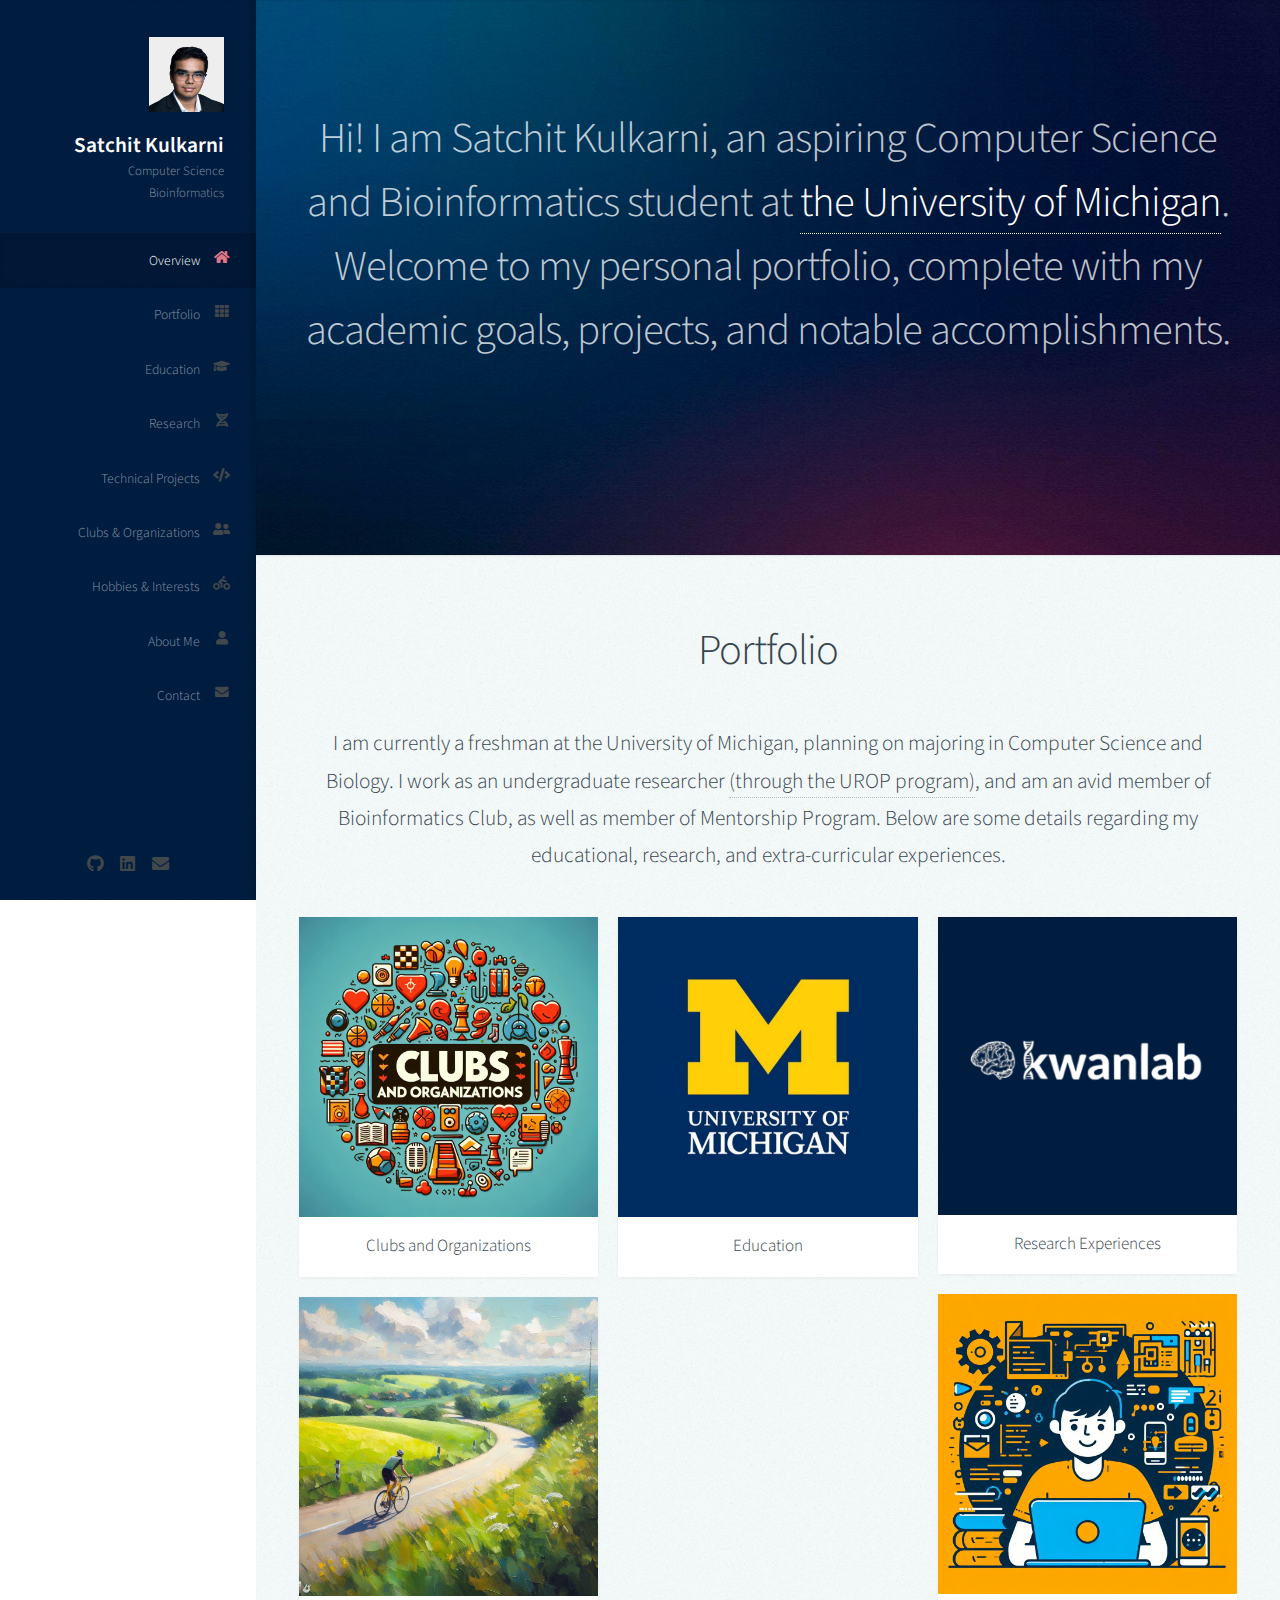
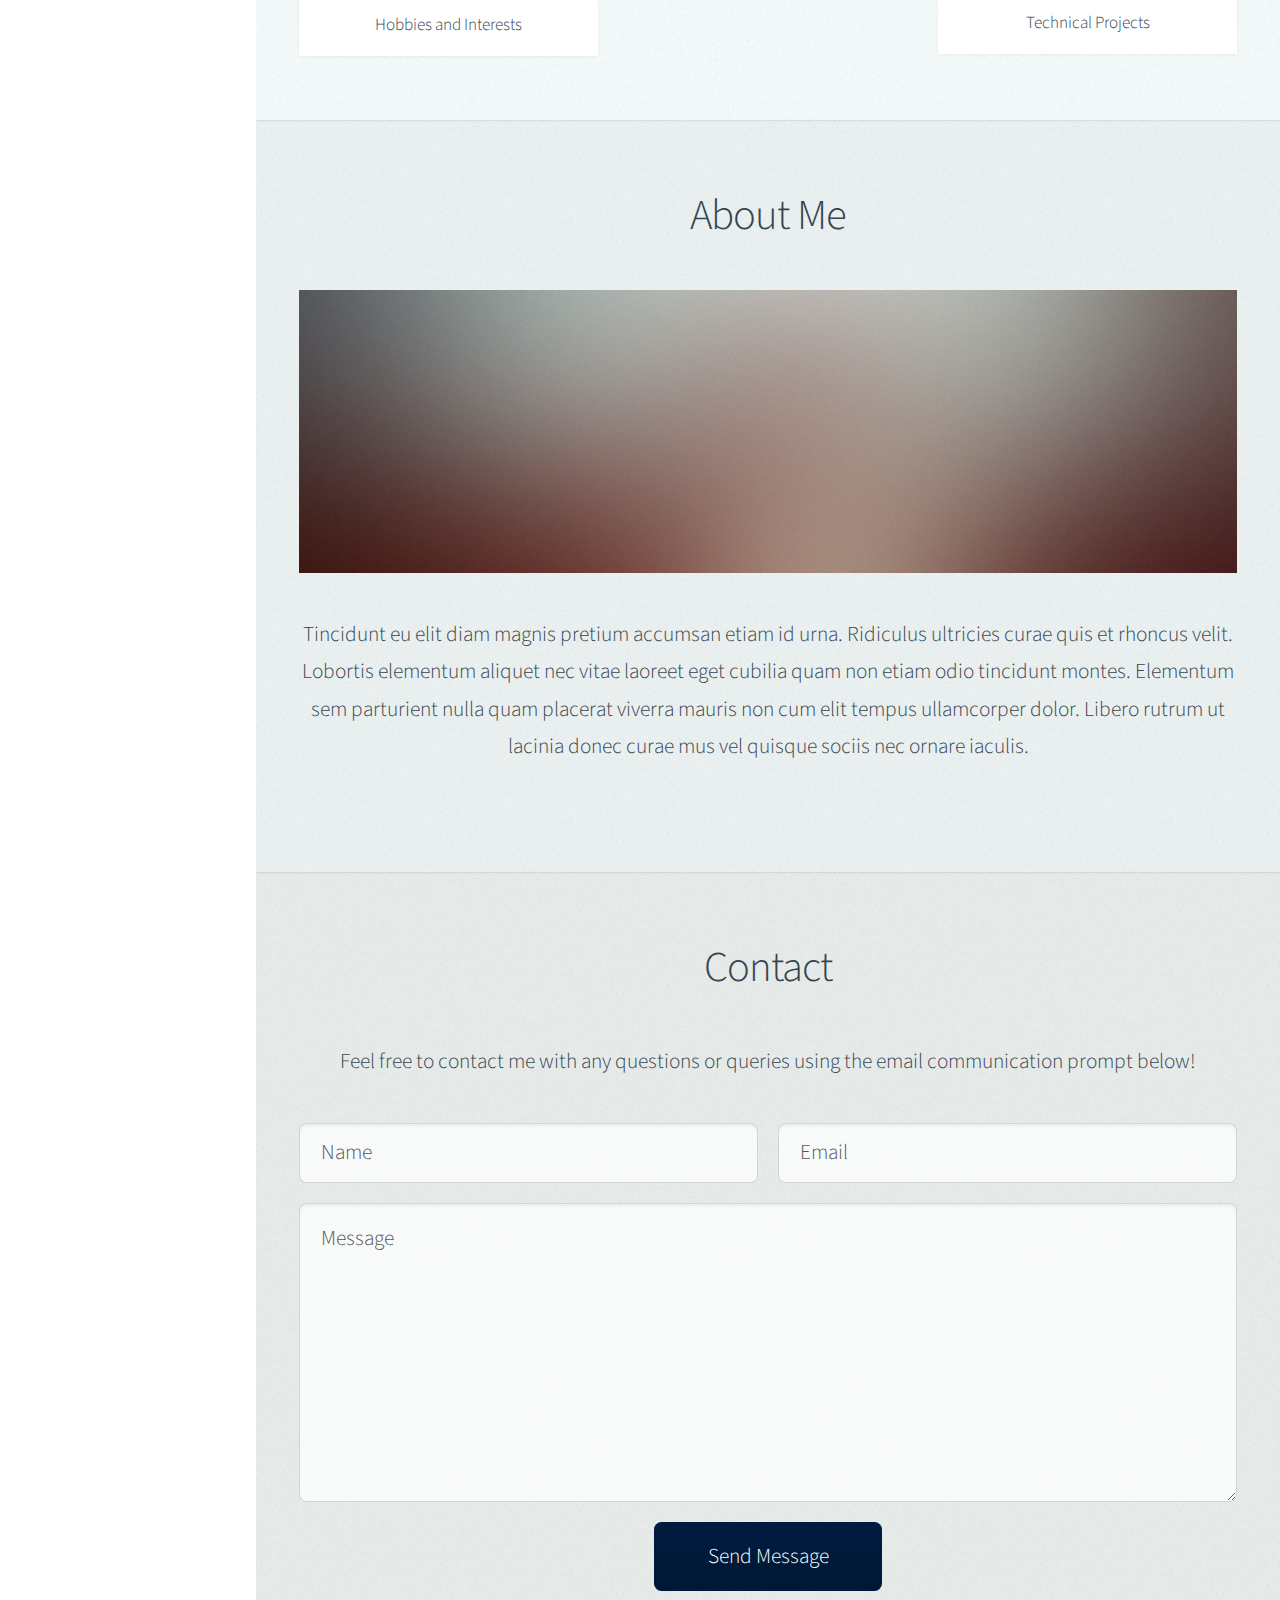
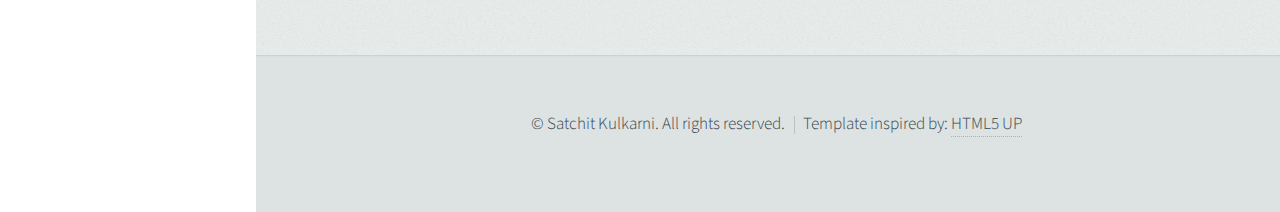
<file: index.html>
<!DOCTYPE HTML>
<!--
	Prologue by HTML5 UP
	html5up.net | @ajlkn
	Free for personal and commercial use under the CCA 3.0 license (html5up.net/license)
-->
<html>
	<head>
		<title>Satchit Kulkarni</title>
		<meta charset="utf-8" />
		<meta name="viewport" content="width=device-width, initial-scale=1, user-scalable=no" >
		<link rel="stylesheet" href="assets/css/main.css" >
	</head>
	<body class="is-preload">

		<!-- Header -->
			<div id="header">

				<div class="top">

					<!-- Logo -->
						<div id="logo">
							<span class="image avatar48"><img src="images/avatar.png" alt="" /></span>
							<h1 id="title">Satchit Kulkarni</h1>
							<p>Computer Science</p>
							<p>Bioinformatics</p>
						</div>

					<!-- Nav -->
						<nav id="nav">
							<ul>
								<li><a href="#top" id="top-link"><span class="icon solid fa-home">Overview</span></a></li>
								<li><a href="#portfolio" id="portfolio-link"><span class="icon solid fa-th">Portfolio</span></a></li>
								<li class="subnav"><a href="portfolio/education.html" id="education-link"><span class="icon solid fa-graduation-cap">Education</span></a></li>
								<li class="subnav"><a href="#research" id="research-link"><span class="icon solid fa-dna">Research</span></a></li>
								<li class="subnav"><a href="#projects" id="projects-link"><span class="icon solid fa-code">Technical Projects</span></a></li>
								<li class="subnav"><a href="#clubsorgs" id="clubsorgs-link"><span class="icon solid fa-user-group">Clubs & Organizations</span></a></li>
								<li class="subnav"><a href="#hobbies" id="hobbies-link"><span class="icon solid fa-person-biking">Hobbies & Interests</span></a></li>
								<li><a href="#about" id="about-link"><span class="icon solid fa-user">About Me</span></a></li>
								<li><a href="#contact" id="contact-link"><span class="icon solid fa-envelope">Contact</span></a></li>
							</ul>
						</nav>

				</div>

				<div class="bottom">

					<!-- Social Icons -->
						<ul class="icons">
							<li><a href="https://github.com/SatchitK" class="icon brands fa-github"><span class="label">Github</span></a></li>
							<li><a href="https://www.linkedin.com/in/satchitk/" class="icon brands fa-linkedin"><span class="label">Linkedin</span></a></li>
							<li><a href="mailto:satchit.pk@gmail.com" class="icon solid fa-envelope"><span class="label">Email</span></a></li>
						</ul>

				</div>

			</div>

		<!-- Main -->
			<div id="main">

				<!-- Intro -->
					<section id="top" class="one dark cover">
						<div class="container">

							<header>
								<h2 class="alt">Hi! I am Satchit Kulkarni</strong>, an aspiring Computer Science and Bioinformatics student at 
									 <a href="https://umich.edu/">the University of Michigan</a>.</a>
								<p>Welcome to my personal portfolio, complete with my academic goals, projects, and notable accomplishments. </p>
							</header>

							<!-- <footer>
								<a href="#portfolio" class="button scrolly">Portfolio</a>
							</footer> -->

						</div>
					</section>

				<!-- Portfolio -->
					<section id="portfolio" class="two">
						<div class="container">

							<header>
								<h2>Portfolio</h2>
							</header>

							<p>I am currently a freshman at the University of Michigan, planning on majoring in Computer Science and Biology. I work as an 
								undergraduate researcher <a href="https://lsa.umich.edu/urop">(through the UROP program)</a>, and am an avid member of Bioinformatics Club, 
								as well as member of Mentorship Program. Below are some details regarding my educational, research, and extra-curricular experiences.
							</p>

							<div class="row">
								<div class="col-4 col-12-mobile">
									<article class="item">
										<a href="#" class="image fit"><img src="images/clubs_orgs_logo.jpeg" alt="" /></a>
										<header>
											<h3>Clubs and Organizations</h3>
										</header>
									</article>
									<article class="item">
										<a href="#" class="image fit"><img src="images/hobbies_interests.jpeg" alt="" /></a>
										<header>
											<h3>Hobbies and Interests</h3>
										</header>
									</article>
								</div>
								<div class="col-4 col-12-mobile">
									<article class="item">
										<a href="portfolio/education.html" class="image fit"><img src="images/umich_logo.jpg" alt="" /><header>
											<h3>Education</h3>
										</header></a>
										
									</article>
									<!-- <article class="item">
										<a href="#" class="image fit"><img src="images/pic05.jpg" alt="" /></a>
										<header>
											<h3></h3>
										</header>
									</article> -->
								</div>
								<div class="col-4 col-12-mobile">
									<article class="item">
										<a href="#" class="image fit"><img src="images/kwanlab_logo.png" alt="" /></a>
										<header>
											<h3>Research Experiences</h3>
										</header>
									</article>
									<article class="item">
										<a href="#" class="image fit"><img src="images/technical_projects.jpeg" alt="" /></a>
										<header>
											<h3>Technical Projects</h3>
										</header>
									</article>
								</div>
							</div>

						</div>
					</section>

				<!-- About Me -->
					<section id="about" class="three">
						<div class="container">

							<header>
								<h2>About Me</h2>
							</header>

							<a href="#" class="image featured"><img src="images/pic08.jpg" alt="" /></a>

							<p>Tincidunt eu elit diam magnis pretium accumsan etiam id urna. Ridiculus
							ultricies curae quis et rhoncus velit. Lobortis elementum aliquet nec vitae
							laoreet eget cubilia quam non etiam odio tincidunt montes. Elementum sem
							parturient nulla quam placerat viverra mauris non cum elit tempus ullamcorper
							dolor. Libero rutrum ut lacinia donec curae mus vel quisque sociis nec
							ornare iaculis.</p>

						</div>
					</section>

				<!-- Contact -->
					<section id="contact" class="four">
						<div class="container">

							<header>
								<h2>Contact</h2>
							</header>

							<p>Feel free to contact me with any questions or queries using the email communication
								prompt below!
							</p>

							<form action="https://formsubmit.co/satchit.pk@gmail.com" method="POST">
								<div class="row">
									<div class="col-6 col-12-mobile"><input type="text" name="name" placeholder="Name" /></div>
									<div class="col-6 col-12-mobile"><input type="text" name="email" placeholder="Email" /></div>
									<div class="col-12">
										<textarea name="message" placeholder="Message"></textarea>
									</div>
									<div class="col-12">
										<input type="submit" value="Send Message" />
									</div>
								</div>
							</form>

						</div>
					</section>

			</div>

		<!-- Footer -->
			<div id="footer">

				<!-- Copyright -->
					<ul class="copyright">
						<li>&copy; Satchit Kulkarni. All rights reserved.</li><li>Template inspired by: <a href="http://html5up.net">HTML5 UP</a></li>
					</ul>

			</div>

		<!-- Scripts -->
			<script src="assets/js/jquery.min.js"></script>
			<script src="assets/js/jquery.scrolly.min.js"></script>
			<script src="assets/js/jquery.scrollex.min.js"></script>
			<script src="assets/js/browser.min.js"></script>
			<script src="assets/js/breakpoints.min.js"></script>
			<script src="assets/js/util.js"></script>
			<script src="assets/js/main.js"></script>

	</body>
</html>
</file>
<file: assets/css/main.css>
@import url("fontawesome-all.min.css");
@import url("https://fonts.googleapis.com/css?family=Source+Sans+Pro:300,300italic,400,600");

/*
	Prologue by HTML5 UP
	html5up.net | @ajlkn
	Free for personal and commercial use under the CCA 3.0 license (html5up.net/license)
*/

html, body, div, span, applet, object,
iframe, h1, h2, h3, h4, h5, h6, p, blockquote,
pre, a, abbr, acronym, address, big, cite,
code, del, dfn, em, img, ins, kbd, q, s, samp,
small, strike, strong, sub, sup, tt, var, b,
u, i, center, dl, dt, dd, ol, ul, li, fieldset,
form, label, legend, table, caption, tbody,
tfoot, thead, tr, th, td, article, aside,
canvas, details, embed, figure, figcaption,
footer, header, hgroup, menu, nav, output, ruby,
section, summary, time, mark, audio, video {
	margin: 0;
	padding: 0;
	border: 0;
	font-size: 100%;
	font: inherit;
	vertical-align: baseline;}

article, aside, details, figcaption, figure,
footer, header, hgroup, menu, nav, section {
	display: block;}

body {
	line-height: 1;
}

ol, ul {
	list-style: none;
}
.subnav{
	margin: 0px 00px 0px 20px;
	/*font-size: 17px; */
}

blockquote, q {
	quotes: none;
}

	blockquote:before, blockquote:after, q:before, q:after {
		content: '';
		content: none;
	}

table {
	border-collapse: collapse;
	border-spacing: 0;
}

body {
	-webkit-text-size-adjust: none;
}

mark {
	background-color: transparent;
	color: inherit;
}

input::-moz-focus-inner {
	border: 0;
	padding: 0;
}

input, select, textarea {
	-moz-appearance: none;
	-webkit-appearance: none;
	-ms-appearance: none;
	appearance: none;
}

/* Basic */

	html {
		box-sizing: border-box;
	}

	*, *:before, *:after {
		box-sizing: inherit;
	}

	body {
		background: #fff;
		font-family: 'Source Sans Pro', sans-serif;
		font-size: 19pt;
		font-weight: 300;
		line-height: 1.75em;
		color: #36454F;
	}

		body.is-preload *, body.is-preload *:before, body.is-preload *:after {
			-moz-animation: none !important;
			-webkit-animation: none !important;
			-ms-animation: none !important;
			animation: none !important;
			-moz-transition: none !important;
			-webkit-transition: none !important;
			-ms-transition: none !important;
			transition: none !important;
		}

	input, textarea, select {
		font-family: 'Source Sans Pro', sans-serif;
		font-size: 19pt;
		font-weight: 300;
		line-height: 1.75em;
		color: #36454F;
	}

	h1, h2, h3, h4, h5, h6 {
		font-weight: 300;
		color: #36454F;
		line-height: 1.5em;
	}

	h1 a, h2 a, h3 a, h4 a, h5 a, h6 a {
		color: inherit;
		text-decoration: none;
	}

		h1 a strong, h2 a strong, h3 a strong, h4 a strong, h5 a strong, h6 a strong {
			color: #1B1212;
		}

	h2 {
		font-size: 2em;
		letter-spacing: -1px;
	}

		h2.alt {
			color: #36454F;
		}

			h2.alt strong {
				color: #36454F;
			}

	h3 {
		font-size: 1.5em;
	}

	header {
		margin: 0 0 2em 0;
	}

		header > p {
			margin: 1em 0 0 0;
		}

	footer {
		margin: 2em 0 0 0;
	}

	strong, b {
		font-weight: 300;
		color: #666;
	}

	em, i {
		font-style: italic;
	}

	a {
		text-decoration: none;
		color: inherit;
		border-bottom: dotted 1px rgba(128, 128, 128, 0.5);
		-moz-transition: color 0.35s ease-in-out, border-bottom-color 0.35s ease-in-out;
		-webkit-transition: color 0.35s ease-in-out, border-bottom-color 0.35s ease-in-out;
		-ms-transition: color 0.35s ease-in-out, border-bottom-color 0.35s ease-in-out;
		transition: color 0.35s ease-in-out, border-bottom-color 0.35s ease-in-out;
		outline: 0;
	}

		a:hover {
			color: #E27689;
			border-bottom-color: rgba(255, 255, 255, 0);
		}

	sub {
		position: relative;
		top: 0.5em;
		font-size: 0.8em;
	}

	sup {
		position: relative;
		top: -0.5em;
		font-size: 0.8em;
	}

	hr {
		border: 0;
		border-top: solid 1px #ddd;
	}

	blockquote {
		border-left: solid 0.5em #ddd;
		padding: 1em 0 1em 2em;
		font-style: italic;
	}

	p, ul, ol, dl, table {
		margin-bottom: 2em;
	}

	br.clear {
		clear: both;
	}

/* Container */

	.container {
		margin: 0 auto;
		max-width: 100%;
		width: 1400px;
	}

		@media screen and (min-width: 961px) and (max-width: 1880px) {

			.container {
				width: 1200px;
			}

		}

		@media screen and (min-width: 961px) and (max-width: 1620px) {

			.container {
				width: 960px;
			}

		}

		@media screen and (min-width: 961px) and (max-width: 1320px) {

			.container {
				width: 100%;
			}

		}

		@media screen and (max-width: 960px) {

			.container {
				width: 100%;
			}

		}

		@media screen and (max-width: 736px) {

			.container {
				width: 100%;
			}

		}

/* Row */

	.row {
		display: flex;
		flex-wrap: wrap;
		box-sizing: border-box;
		align-items: stretch;
	}

		.row > * {
			box-sizing: border-box;
		}

		.row.gtr-uniform > * > :last-child {
			margin-bottom: 0;
		}

		.row.aln-left {
			justify-content: flex-start;
		}

		.row.aln-center {
			justify-content: center;
		}

		.row.aln-right {
			justify-content: flex-end;
		}

		.row.aln-top {
			align-items: flex-start;
		}

		.row.aln-middle {
			align-items: center;
		}

		.row.aln-bottom {
			align-items: flex-end;
		}

		.row > .imp {
			order: -1;
		}

		.row > .col-1 {
			width: 8.33333%;
		}

		.row > .off-1 {
			margin-left: 8.33333%;
		}

		.row > .col-2 {
			width: 16.66667%;
		}

		.row > .off-2 {
			margin-left: 16.66667%;
		}

		.row > .col-3 {
			width: 25%;
		}

		.row > .off-3 {
			margin-left: 25%;
		}

		.row > .col-4 {
			width: 33.33333%;
		}

		.row > .off-4 {
			margin-left: 33.33333%;
		}

		.row > .col-5 {
			width: 41.66667%;
		}

		.row > .off-5 {
			margin-left: 41.66667%;
		}

		.row > .col-6 {
			width: 50%;
		}

		.row > .off-6 {
			margin-left: 50%;
		}

		.row > .col-7 {
			width: 58.33333%;
		}

		.row > .off-7 {
			margin-left: 58.33333%;
		}

		.row > .col-8 {
			width: 66.66667%;
		}

		.row > .off-8 {
			margin-left: 66.66667%;
		}

		.row > .col-9 {
			width: 75%;
		}

		.row > .off-9 {
			margin-left: 75%;
		}

		.row > .col-10 {
			width: 83.33333%;
		}

		.row > .off-10 {
			margin-left: 83.33333%;
		}

		.row > .col-11 {
			width: 91.66667%;
		}

		.row > .off-11 {
			margin-left: 91.66667%;
		}

		.row > .col-12 {
			width: 100%;
		}

		.row > .off-12 {
			margin-left: 100%;
		}

		.row.gtr-0 {
			margin-top: 0px;
			margin-left: 0px;
		}

			.row.gtr-0 > * {
				padding: 0px 0 0 0px;
			}

			.row.gtr-0.gtr-uniform {
				margin-top: 0px;
			}

				.row.gtr-0.gtr-uniform > * {
					padding-top: 0px;
				}

		.row.gtr-25 {
			margin-top: -10px;
			margin-left: -10px;
		}

			.row.gtr-25 > * {
				padding: 10px 0 0 10px;
			}

			.row.gtr-25.gtr-uniform {
				margin-top: -10px;
			}

				.row.gtr-25.gtr-uniform > * {
					padding-top: 10px;
				}

		.row.gtr-50 {
			margin-top: -20px;
			margin-left: -20px;
		}

			.row.gtr-50 > * {
				padding: 20px 0 0 20px;
			}

			.row.gtr-50.gtr-uniform {
				margin-top: -20px;
			}

				.row.gtr-50.gtr-uniform > * {
					padding-top: 20px;
				}

		.row {
			margin-top: -40px;
			margin-left: -40px;
		}

			.row > * {
				padding: 40px 0 0 40px;
			}

			.row.gtr-uniform {
				margin-top: -40px;
			}

				.row.gtr-uniform > * {
					padding-top: 40px;
				}

		.row.gtr-150 {
			margin-top: -60px;
			margin-left: -60px;
		}

			.row.gtr-150 > * {
				padding: 60px 0 0 60px;
			}

			.row.gtr-150.gtr-uniform {
				margin-top: -60px;
			}

				.row.gtr-150.gtr-uniform > * {
					padding-top: 60px;
				}

		.row.gtr-200 {
			margin-top: -80px;
			margin-left: -80px;
		}

			.row.gtr-200 > * {
				padding: 80px 0 0 80px;
			}

			.row.gtr-200.gtr-uniform {
				margin-top: -80px;
			}

				.row.gtr-200.gtr-uniform > * {
					padding-top: 80px;
				}

		@media screen and (min-width: 961px) and (max-width: 1880px) {

			.row {
				display: flex;
				flex-wrap: wrap;
				box-sizing: border-box;
				align-items: stretch;
			}

				.row > * {
					box-sizing: border-box;
				}

				.row.gtr-uniform > * > :last-child {
					margin-bottom: 0;
				}

				.row.aln-left {
					justify-content: flex-start;
				}

				.row.aln-center {
					justify-content: center;
				}

				.row.aln-right {
					justify-content: flex-end;
				}

				.row.aln-top {
					align-items: flex-start;
				}

				.row.aln-middle {
					align-items: center;
				}

				.row.aln-bottom {
					align-items: flex-end;
				}

				.row > .imp-wide {
					order: -1;
				}

				.row > .col-1-wide {
					width: 8.33333%;
				}

				.row > .off-1-wide {
					margin-left: 8.33333%;
				}

				.row > .col-2-wide {
					width: 16.66667%;
				}

				.row > .off-2-wide {
					margin-left: 16.66667%;
				}

				.row > .col-3-wide {
					width: 25%;
				}

				.row > .off-3-wide {
					margin-left: 25%;
				}

				.row > .col-4-wide {
					width: 33.33333%;
				}

				.row > .off-4-wide {
					margin-left: 33.33333%;
				}

				.row > .col-5-wide {
					width: 41.66667%;
				}

				.row > .off-5-wide {
					margin-left: 41.66667%;
				}

				.row > .col-6-wide {
					width: 50%;
				}

				.row > .off-6-wide {
					margin-left: 50%;
				}

				.row > .col-7-wide {
					width: 58.33333%;
				}

				.row > .off-7-wide {
					margin-left: 58.33333%;
				}

				.row > .col-8-wide {
					width: 66.66667%;
				}

				.row > .off-8-wide {
					margin-left: 66.66667%;
				}

				.row > .col-9-wide {
					width: 75%;
				}

				.row > .off-9-wide {
					margin-left: 75%;
				}

				.row > .col-10-wide {
					width: 83.33333%;
				}

				.row > .off-10-wide {
					margin-left: 83.33333%;
				}

				.row > .col-11-wide {
					width: 91.66667%;
				}

				.row > .off-11-wide {
					margin-left: 91.66667%;
				}

				.row > .col-12-wide {
					width: 100%;
				}

				.row > .off-12-wide {
					margin-left: 100%;
				}

				.row.gtr-0 {
					margin-top: 0px;
					margin-left: 0px;
				}

					.row.gtr-0 > * {
						padding: 0px 0 0 0px;
					}

					.row.gtr-0.gtr-uniform {
						margin-top: 0px;
					}

						.row.gtr-0.gtr-uniform > * {
							padding-top: 0px;
						}

				.row.gtr-25 {
					margin-top: -10px;
					margin-left: -10px;
				}

					.row.gtr-25 > * {
						padding: 10px 0 0 10px;
					}

					.row.gtr-25.gtr-uniform {
						margin-top: -10px;
					}

						.row.gtr-25.gtr-uniform > * {
							padding-top: 10px;
						}

				.row.gtr-50 {
					margin-top: -20px;
					margin-left: -20px;
				}

					.row.gtr-50 > * {
						padding: 20px 0 0 20px;
					}

					.row.gtr-50.gtr-uniform {
						margin-top: -20px;
					}

						.row.gtr-50.gtr-uniform > * {
							padding-top: 20px;
						}

				.row {
					margin-top: -40px;
					margin-left: -40px;
				}

					.row > * {
						padding: 40px 0 0 40px;
					}

					.row.gtr-uniform {
						margin-top: -40px;
					}

						.row.gtr-uniform > * {
							padding-top: 40px;
						}

				.row.gtr-150 {
					margin-top: -60px;
					margin-left: -60px;
				}

					.row.gtr-150 > * {
						padding: 60px 0 0 60px;
					}

					.row.gtr-150.gtr-uniform {
						margin-top: -60px;
					}

						.row.gtr-150.gtr-uniform > * {
							padding-top: 60px;
						}

				.row.gtr-200 {
					margin-top: -80px;
					margin-left: -80px;
				}

					.row.gtr-200 > * {
						padding: 80px 0 0 80px;
					}

					.row.gtr-200.gtr-uniform {
						margin-top: -80px;
					}

						.row.gtr-200.gtr-uniform > * {
							padding-top: 80px;
						}

		}

		@media screen and (min-width: 961px) and (max-width: 1620px) {

			.row {
				display: flex;
				flex-wrap: wrap;
				box-sizing: border-box;
				align-items: stretch;
			}

				.row > * {
					box-sizing: border-box;
				}

				.row.gtr-uniform > * > :last-child {
					margin-bottom: 0;
				}

				.row.aln-left {
					justify-content: flex-start;
				}

				.row.aln-center {
					justify-content: center;
				}

				.row.aln-right {
					justify-content: flex-end;
				}

				.row.aln-top {
					align-items: flex-start;
				}

				.row.aln-middle {
					align-items: center;
				}

				.row.aln-bottom {
					align-items: flex-end;
				}

				.row > .imp-normal {
					order: -1;
				}

				.row > .col-1-normal {
					width: 8.33333%;
				}

				.row > .off-1-normal {
					margin-left: 8.33333%;
				}

				.row > .col-2-normal {
					width: 16.66667%;
				}

				.row > .off-2-normal {
					margin-left: 16.66667%;
				}

				.row > .col-3-normal {
					width: 25%;
				}

				.row > .off-3-normal {
					margin-left: 25%;
				}

				.row > .col-4-normal {
					width: 33.33333%;
				}

				.row > .off-4-normal {
					margin-left: 33.33333%;
				}

				.row > .col-5-normal {
					width: 41.66667%;
				}

				.row > .off-5-normal {
					margin-left: 41.66667%;
				}

				.row > .col-6-normal {
					width: 50%;
				}

				.row > .off-6-normal {
					margin-left: 50%;
				}

				.row > .col-7-normal {
					width: 58.33333%;
				}

				.row > .off-7-normal {
					margin-left: 58.33333%;
				}

				.row > .col-8-normal {
					width: 66.66667%;
				}

				.row > .off-8-normal {
					margin-left: 66.66667%;
				}

				.row > .col-9-normal {
					width: 75%;
				}

				.row > .off-9-normal {
					margin-left: 75%;
				}

				.row > .col-10-normal {
					width: 83.33333%;
				}

				.row > .off-10-normal {
					margin-left: 83.33333%;
				}

				.row > .col-11-normal {
					width: 91.66667%;
				}

				.row > .off-11-normal {
					margin-left: 91.66667%;
				}

				.row > .col-12-normal {
					width: 100%;
				}

				.row > .off-12-normal {
					margin-left: 100%;
				}

				.row.gtr-0 {
					margin-top: 0px;
					margin-left: 0px;
				}

					.row.gtr-0 > * {
						padding: 0px 0 0 0px;
					}

					.row.gtr-0.gtr-uniform {
						margin-top: 0px;
					}

						.row.gtr-0.gtr-uniform > * {
							padding-top: 0px;
						}

				.row.gtr-25 {
					margin-top: -10px;
					margin-left: -10px;
				}

					.row.gtr-25 > * {
						padding: 10px 0 0 10px;
					}

					.row.gtr-25.gtr-uniform {
						margin-top: -10px;
					}

						.row.gtr-25.gtr-uniform > * {
							padding-top: 10px;
						}

				.row.gtr-50 {
					margin-top: -20px;
					margin-left: -20px;
				}

					.row.gtr-50 > * {
						padding: 20px 0 0 20px;
					}

					.row.gtr-50.gtr-uniform {
						margin-top: -20px;
					}

						.row.gtr-50.gtr-uniform > * {
							padding-top: 20px;
						}

				.row {
					margin-top: -40px;
					margin-left: -40px;
				}

					.row > * {
						padding: 40px 0 0 40px;
					}

					.row.gtr-uniform {
						margin-top: -40px;
					}

						.row.gtr-uniform > * {
							padding-top: 40px;
						}

				.row.gtr-150 {
					margin-top: -60px;
					margin-left: -60px;
				}

					.row.gtr-150 > * {
						padding: 60px 0 0 60px;
					}

					.row.gtr-150.gtr-uniform {
						margin-top: -60px;
					}

						.row.gtr-150.gtr-uniform > * {
							padding-top: 60px;
						}

				.row.gtr-200 {
					margin-top: -80px;
					margin-left: -80px;
				}

					.row.gtr-200 > * {
						padding: 80px 0 0 80px;
					}

					.row.gtr-200.gtr-uniform {
						margin-top: -80px;
					}

						.row.gtr-200.gtr-uniform > * {
							padding-top: 80px;
						}

		}

		@media screen and (min-width: 961px) and (max-width: 1320px) {

			.row {
				display: flex;
				flex-wrap: wrap;
				box-sizing: border-box;
				align-items: stretch;
			}

				.row > * {
					box-sizing: border-box;
				}

				.row.gtr-uniform > * > :last-child {
					margin-bottom: 0;
				}

				.row.aln-left {
					justify-content: flex-start;
				}

				.row.aln-center {
					justify-content: center;
				}

				.row.aln-right {
					justify-content: flex-end;
				}

				.row.aln-top {
					align-items: flex-start;
				}

				.row.aln-middle {
					align-items: center;
				}

				.row.aln-bottom {
					align-items: flex-end;
				}

				.row > .imp-narrow {
					order: -1;
				}

				.row > .col-1-narrow {
					width: 8.33333%;
				}

				.row > .off-1-narrow {
					margin-left: 8.33333%;
				}

				.row > .col-2-narrow {
					width: 16.66667%;
				}

				.row > .off-2-narrow {
					margin-left: 16.66667%;
				}

				.row > .col-3-narrow {
					width: 25%;
				}

				.row > .off-3-narrow {
					margin-left: 25%;
				}

				.row > .col-4-narrow {
					width: 33.33333%;
				}

				.row > .off-4-narrow {
					margin-left: 33.33333%;
				}

				.row > .col-5-narrow {
					width: 41.66667%;
				}

				.row > .off-5-narrow {
					margin-left: 41.66667%;
				}

				.row > .col-6-narrow {
					width: 50%;
				}

				.row > .off-6-narrow {
					margin-left: 50%;
				}

				.row > .col-7-narrow {
					width: 58.33333%;
				}

				.row > .off-7-narrow {
					margin-left: 58.33333%;
				}

				.row > .col-8-narrow {
					width: 66.66667%;
				}

				.row > .off-8-narrow {
					margin-left: 66.66667%;
				}

				.row > .col-9-narrow {
					width: 75%;
				}

				.row > .off-9-narrow {
					margin-left: 75%;
				}

				.row > .col-10-narrow {
					width: 83.33333%;
				}

				.row > .off-10-narrow {
					margin-left: 83.33333%;
				}

				.row > .col-11-narrow {
					width: 91.66667%;
				}

				.row > .off-11-narrow {
					margin-left: 91.66667%;
				}

				.row > .col-12-narrow {
					width: 100%;
				}

				.row > .off-12-narrow {
					margin-left: 100%;
				}

				.row.gtr-0 {
					margin-top: 0px;
					margin-left: 0px;
				}

					.row.gtr-0 > * {
						padding: 0px 0 0 0px;
					}

					.row.gtr-0.gtr-uniform {
						margin-top: 0px;
					}

						.row.gtr-0.gtr-uniform > * {
							padding-top: 0px;
						}

				.row.gtr-25 {
					margin-top: -5px;
					margin-left: -5px;
				}

					.row.gtr-25 > * {
						padding: 5px 0 0 5px;
					}

					.row.gtr-25.gtr-uniform {
						margin-top: -5px;
					}

						.row.gtr-25.gtr-uniform > * {
							padding-top: 5px;
						}

				.row.gtr-50 {
					margin-top: -10px;
					margin-left: -10px;
				}

					.row.gtr-50 > * {
						padding: 10px 0 0 10px;
					}

					.row.gtr-50.gtr-uniform {
						margin-top: -10px;
					}

						.row.gtr-50.gtr-uniform > * {
							padding-top: 10px;
						}

				.row {
					margin-top: -20px;
					margin-left: -20px;
				}

					.row > * {
						padding: 20px 0 0 20px;
					}

					.row.gtr-uniform {
						margin-top: -20px;
					}

						.row.gtr-uniform > * {
							padding-top: 20px;
						}

				.row.gtr-150 {
					margin-top: -30px;
					margin-left: -30px;
				}

					.row.gtr-150 > * {
						padding: 30px 0 0 30px;
					}

					.row.gtr-150.gtr-uniform {
						margin-top: -30px;
					}

						.row.gtr-150.gtr-uniform > * {
							padding-top: 30px;
						}

				.row.gtr-200 {
					margin-top: -40px;
					margin-left: -40px;
				}

					.row.gtr-200 > * {
						padding: 40px 0 0 40px;
					}

					.row.gtr-200.gtr-uniform {
						margin-top: -40px;
					}

						.row.gtr-200.gtr-uniform > * {
							padding-top: 40px;
						}

		}

		@media screen and (max-width: 960px) {

			.row {
				display: flex;
				flex-wrap: wrap;
				box-sizing: border-box;
				align-items: stretch;
			}

				.row > * {
					box-sizing: border-box;
				}

				.row.gtr-uniform > * > :last-child {
					margin-bottom: 0;
				}

				.row.aln-left {
					justify-content: flex-start;
				}

				.row.aln-center {
					justify-content: center;
				}

				.row.aln-right {
					justify-content: flex-end;
				}

				.row.aln-top {
					align-items: flex-start;
				}

				.row.aln-middle {
					align-items: center;
				}

				.row.aln-bottom {
					align-items: flex-end;
				}

				.row > .imp-narrower {
					order: -1;
				}

				.row > .col-1-narrower {
					width: 8.33333%;
				}

				.row > .off-1-narrower {
					margin-left: 8.33333%;
				}

				.row > .col-2-narrower {
					width: 16.66667%;
				}

				.row > .off-2-narrower {
					margin-left: 16.66667%;
				}

				.row > .col-3-narrower {
					width: 25%;
				}

				.row > .off-3-narrower {
					margin-left: 25%;
				}

				.row > .col-4-narrower {
					width: 33.33333%;
				}

				.row > .off-4-narrower {
					margin-left: 33.33333%;
				}

				.row > .col-5-narrower {
					width: 41.66667%;
				}

				.row > .off-5-narrower {
					margin-left: 41.66667%;
				}

				.row > .col-6-narrower {
					width: 50%;
				}

				.row > .off-6-narrower {
					margin-left: 50%;
				}

				.row > .col-7-narrower {
					width: 58.33333%;
				}

				.row > .off-7-narrower {
					margin-left: 58.33333%;
				}

				.row > .col-8-narrower {
					width: 66.66667%;
				}

				.row > .off-8-narrower {
					margin-left: 66.66667%;
				}

				.row > .col-9-narrower {
					width: 75%;
				}

				.row > .off-9-narrower {
					margin-left: 75%;
				}

				.row > .col-10-narrower {
					width: 83.33333%;
				}

				.row > .off-10-narrower {
					margin-left: 83.33333%;
				}

				.row > .col-11-narrower {
					width: 91.66667%;
				}

				.row > .off-11-narrower {
					margin-left: 91.66667%;
				}

				.row > .col-12-narrower {
					width: 100%;
				}

				.row > .off-12-narrower {
					margin-left: 100%;
				}

				.row.gtr-0 {
					margin-top: 0px;
					margin-left: 0px;
				}

					.row.gtr-0 > * {
						padding: 0px 0 0 0px;
					}

					.row.gtr-0.gtr-uniform {
						margin-top: 0px;
					}

						.row.gtr-0.gtr-uniform > * {
							padding-top: 0px;
						}

				.row.gtr-25 {
					margin-top: -5px;
					margin-left: -5px;
				}

					.row.gtr-25 > * {
						padding: 5px 0 0 5px;
					}

					.row.gtr-25.gtr-uniform {
						margin-top: -5px;
					}

						.row.gtr-25.gtr-uniform > * {
							padding-top: 5px;
						}

				.row.gtr-50 {
					margin-top: -10px;
					margin-left: -10px;
				}

					.row.gtr-50 > * {
						padding: 10px 0 0 10px;
					}

					.row.gtr-50.gtr-uniform {
						margin-top: -10px;
					}

						.row.gtr-50.gtr-uniform > * {
							padding-top: 10px;
						}

				.row {
					margin-top: -20px;
					margin-left: -20px;
				}

					.row > * {
						padding: 20px 0 0 20px;
					}

					.row.gtr-uniform {
						margin-top: -20px;
					}

						.row.gtr-uniform > * {
							padding-top: 20px;
						}

				.row.gtr-150 {
					margin-top: -30px;
					margin-left: -30px;
				}

					.row.gtr-150 > * {
						padding: 30px 0 0 30px;
					}

					.row.gtr-150.gtr-uniform {
						margin-top: -30px;
					}

						.row.gtr-150.gtr-uniform > * {
							padding-top: 30px;
						}

				.row.gtr-200 {
					margin-top: -40px;
					margin-left: -40px;
				}

					.row.gtr-200 > * {
						padding: 40px 0 0 40px;
					}

					.row.gtr-200.gtr-uniform {
						margin-top: -40px;
					}

						.row.gtr-200.gtr-uniform > * {
							padding-top: 40px;
						}

		}

		@media screen and (max-width: 736px) {

			.row {
				display: flex;
				flex-wrap: wrap;
				box-sizing: border-box;
				align-items: stretch;
			}

				.row > * {
					box-sizing: border-box;
				}

				.row.gtr-uniform > * > :last-child {
					margin-bottom: 0;
				}

				.row.aln-left {
					justify-content: flex-start;
				}

				.row.aln-center {
					justify-content: center;
				}

				.row.aln-right {
					justify-content: flex-end;
				}

				.row.aln-top {
					align-items: flex-start;
				}

				.row.aln-middle {
					align-items: center;
				}

				.row.aln-bottom {
					align-items: flex-end;
				}

				.row > .imp-mobile {
					order: -1;
				}

				.row > .col-1-mobile {
					width: 8.33333%;
				}

				.row > .off-1-mobile {
					margin-left: 8.33333%;
				}

				.row > .col-2-mobile {
					width: 16.66667%;
				}

				.row > .off-2-mobile {
					margin-left: 16.66667%;
				}

				.row > .col-3-mobile {
					width: 25%;
				}

				.row > .off-3-mobile {
					margin-left: 25%;
				}

				.row > .col-4-mobile {
					width: 33.33333%;
				}

				.row > .off-4-mobile {
					margin-left: 33.33333%;
				}

				.row > .col-5-mobile {
					width: 41.66667%;
				}

				.row > .off-5-mobile {
					margin-left: 41.66667%;
				}

				.row > .col-6-mobile {
					width: 50%;
				}

				.row > .off-6-mobile {
					margin-left: 50%;
				}

				.row > .col-7-mobile {
					width: 58.33333%;
				}

				.row > .off-7-mobile {
					margin-left: 58.33333%;
				}

				.row > .col-8-mobile {
					width: 66.66667%;
				}

				.row > .off-8-mobile {
					margin-left: 66.66667%;
				}

				.row > .col-9-mobile {
					width: 75%;
				}

				.row > .off-9-mobile {
					margin-left: 75%;
				}

				.row > .col-10-mobile {
					width: 83.33333%;
				}

				.row > .off-10-mobile {
					margin-left: 83.33333%;
				}

				.row > .col-11-mobile {
					width: 91.66667%;
				}

				.row > .off-11-mobile {
					margin-left: 91.66667%;
				}

				.row > .col-12-mobile {
					width: 100%;
				}

				.row > .off-12-mobile {
					margin-left: 100%;
				}

				.row.gtr-0 {
					margin-top: 0px;
					margin-left: 0px;
				}

					.row.gtr-0 > * {
						padding: 0px 0 0 0px;
					}

					.row.gtr-0.gtr-uniform {
						margin-top: 0px;
					}

						.row.gtr-0.gtr-uniform > * {
							padding-top: 0px;
						}

				.row.gtr-25 {
					margin-top: -5px;
					margin-left: -5px;
				}

					.row.gtr-25 > * {
						padding: 5px 0 0 5px;
					}

					.row.gtr-25.gtr-uniform {
						margin-top: -5px;
					}

						.row.gtr-25.gtr-uniform > * {
							padding-top: 5px;
						}

				.row.gtr-50 {
					margin-top: -10px;
					margin-left: -10px;
				}

					.row.gtr-50 > * {
						padding: 10px 0 0 10px;
					}

					.row.gtr-50.gtr-uniform {
						margin-top: -10px;
					}

						.row.gtr-50.gtr-uniform > * {
							padding-top: 10px;
						}

				.row {
					margin-top: -20px;
					margin-left: -20px;
				}

					.row > * {
						padding: 20px 0 0 20px;
					}

					.row.gtr-uniform {
						margin-top: -20px;
					}

						.row.gtr-uniform > * {
							padding-top: 20px;
						}

				.row.gtr-150 {
					margin-top: -30px;
					margin-left: -30px;
				}

					.row.gtr-150 > * {
						padding: 30px 0 0 30px;
					}

					.row.gtr-150.gtr-uniform {
						margin-top: -30px;
					}

						.row.gtr-150.gtr-uniform > * {
							padding-top: 30px;
						}

				.row.gtr-200 {
					margin-top: -40px;
					margin-left: -40px;
				}

					.row.gtr-200 > * {
						padding: 40px 0 0 40px;
					}

					.row.gtr-200.gtr-uniform {
						margin-top: -40px;
					}

						.row.gtr-200.gtr-uniform > * {
							padding-top: 40px;
						}

		}

/* Sections/Article */

	section, article {
		margin-bottom: 3em;
	}

		section > :last-child,
		section > .container, section:last-child, article > :last-child,
		article > .container, article:last-child {
			margin-bottom: 0;
		}

		.row > section, .row > article {
			margin-bottom: 0;
		}

/* Image */

	.image {
		display: inline-block;
		border: 0;
	}

		.image img {
			display: block;
			width: 100%;
		}

		.image.avatar48 {
			width: 75px;
			height: 75px;
			background: #f00;
		}

			.image.avatar48 img {
				width: 75px;
				height: 75px;
			}

		.image.fit {
			display: block;
			width: 100%;
		}

		.image.research {
			width: 425px;
			height: 425px;
			background: #001d40;	
		}

		.image.featured {
			display: block;
			width: 100%;
			margin: 0 0 2em 0;
		}

		.image.left {
			float: left;
			margin: 0 2em 2em 0;
		}

		.image.centered {
			display: block;
			margin: 0 0 2em 0;
		}

			.image.centered img {
				margin: 0 auto;
				width: auto;
			}

/* List */

	ul {
		list-style: disc;
		padding-left: 1em;
	}

		ul li {
			padding-left: 0.5em;
		}

	ol {
		list-style: decimal;
		padding-left: 1.25em;
	}

		ol li {
			padding-left: 0.25em;
		}

/* Icons */

	ul.icons {
		cursor: default;
		list-style: none;
		padding-left: 0;
	}

		ul.icons li {
			display: inline-block;
			padding-left: 0;
		}

		ul.icons a {
			display: inline-block;
			width: 2em;
			height: 2em;
			line-height: 2em;
			text-align: center;
			border: 0;
		}

/* Form */

	form label {
		display: block;
		text-align: left;
		margin-bottom: 0.5em;
	}

	form input[type="text"],
	form input[type="email"],
	form input[type="password"],
	form select,
	form textarea {
		position: relative;
		-webkit-appearance: none;
		display: block;
		border: 0;
		outline: 0;
		background: #fff;
		background: rgba(255, 255, 255, 0.75);
		width: 100%;
		border-radius: 0.35em;
		padding: 0.75em 1em 0.75em 1em;
		box-shadow: inset 0 0.1em 0.1em 0 rgba(0, 0, 0, 0.05);
		border: solid 1px rgba(0, 0, 0, 0.15);
		-moz-transition: all 0.35s ease-in-out;
		-webkit-transition: all 0.35s ease-in-out;
		-ms-transition: all 0.35s ease-in-out;
		transition: all 0.35s ease-in-out;
	}

		form input[type="text"]:focus,
		form input[type="email"]:focus,
		form input[type="password"]:focus,
		form select:focus,
		form textarea:focus {
			box-shadow: 0 0 2px 1px #8ebebc;
			background: #fff;
		}

	form input[type="text"],
	form input[type="email"],
	form input[type="password"],
	form select {
		line-height: 1.25em;
	}

	form textarea {
		min-height: 14em;
	}

	form ::-webkit-input-placeholder {
		color: #555 !important;
	}

	form :-moz-placeholder {
		color: #555 !important;
	}

	form ::-moz-placeholder {
		color: #555 !important;
	}

	form :-ms-input-placeholder {
		color: #555 !important;
	}

	form ::-moz-focus-inner {
		border: 0;
	}

/* Table */

	table {
		width: 100%;
		text-align: left;
	}

		table tbody tr:nth-child(2n+2) {
			background: #f4f4f4;
		}

		table td {
			padding: 0.5em 1em 0.5em 1em;
		}

		table th {
			text-align: left;
			padding: 0.5em 1em 0.5em 1em;
			color: #fff;
			background: #222729 url("images/overlay.png");
		}

		table thead {
			background: #444;
			color: #fff;
		}

		table tfoot {
			background: #eee;
		}

/* Button */

	input[type="button"],
	input[type="submit"],
	input[type="reset"],
	button,
	.button {
		position: relative;
		display: inline-block;
		border-radius: 0.35em;
		color: #fff !important;
		text-decoration: none;
		padding: 0.75em 2.5em 0.75em 2.5em;
		background-color: #001d41;
		border: 0;
		cursor: pointer;
		background-image: -moz-linear-gradient(top, rgba(0, 0, 0, 0), rgba(0, 0, 0, 0.15)), url("images/overlay.png");
		background-image: -webkit-linear-gradient(top, rgba(0, 0, 0, 0), rgba(0, 0, 0, 0.15)), url("images/overlay.png");
		background-image: -ms-linear-gradient(top, rgba(0, 0, 0, 0), rgba(0, 0, 0, 0.15)), url("images/overlay.png");
		background-image: linear-gradient(top, rgba(0, 0, 0, 0), rgba(0, 0, 0, 0.15)), url("images/overlay.png");
		-moz-transition: background-color 0.35s ease-in-out;
		-webkit-transition: background-color 0.35s ease-in-out;
		-ms-transition: background-color 0.35s ease-in-out;
		transition: background-color 0.35s ease-in-out;
	}

		input[type="button"]:hover,
		input[type="submit"]:hover,
		input[type="reset"]:hover,
		button:hover,
		.button:hover {
			background-color: #9ececc;
		}

		input[type="button"]:active,
		input[type="submit"]:active,
		input[type="reset"]:active,
		button:active,
		.button:active {
			background-color: #7eaeac;
		}

/* Item */

	.item {
		box-shadow: 0 0.05em 0.15em 0 rgba(0, 0, 0, 0.05);
		margin-bottom: 40px;
	}

		.item header {
			background: #fff;
			margin: 0;
			padding: 1em 0 1em 0;
			font-size: 0.8em;
		}

			.item header h3 {
				font-size: 1em;
			}

/* Icons */

	.icon {
		text-decoration: none;
		text-decoration: none;
	}

		.icon:before {
			-moz-osx-font-smoothing: grayscale;
			-webkit-font-smoothing: antialiased;
			display: inline-block;
			font-style: normal;
			font-variant: normal;
			text-rendering: auto;
			line-height: 1;
			text-transform: none !important;
			font-family: 'Font Awesome 5 Free';
			font-weight: 400;
		}

		.icon:before {
			line-height: inherit;
		}

		.icon > .label {
			display: none;
		}

		.icon.solid:before {
			font-weight: 900;
		}

		.icon.brands:before {
			font-family: 'Font Awesome 5 Brands';
		}

/* Header */

	#header {
		display: -moz-flex;
		display: -webkit-flex;
		display: -ms-flex;
		display: flex;
		-moz-flex-direction: column;
		-webkit-flex-direction: column;
		-ms-flex-direction: column;
		flex-direction: column;
		-moz-justify-content: space-between;
		-webkit-justify-content: space-between;
		-ms-justify-content: space-between;
		justify-content: space-between;
		background: #001d40 url("images/overlay.png");
		box-shadow: inset -0.25em 0 0.25em 0 rgba(0, 0, 0, 0.1);
		color: #fff;
		height: 100%;
		left: 0;
		overflow-y: auto;
		position: fixed;
		text-align: right;
		top: 0;
		width: 375px;
	}

		#header .top {
			-moz-flex-grow: 1;
			-webkit-flex-grow: 1;
			-ms-flex-grow: 1;
			flex-grow: 1;
		}

		#header .bottom {
			-moz-flex-shrink: 0;
			-webkit-flex-shrink: 0;
			-ms-flex-shrink: 0;
			flex-shrink: 0;
			padding: 1.5em 0 0.75em 0;
		}

			#header .bottom > :last-child {
				margin-bottom: 0;
			}

		#header .icons {
			font-size: 0.8em;
			text-align: center;
		}

			#header .icons a {
				color: #41484c;
				-moz-transition: color 0.35s ease-in-out;
				-webkit-transition: color 0.35s ease-in-out;
				-ms-transition: color 0.35s ease-in-out;
				transition: color 0.35s ease-in-out;
			}

				#header .icons a:hover {
					color: #fff;
				}

	#logo {
		position: relative;
		margin: 1.75em 1.5em 1.5em 1.5em;
		min-height: 48px;
		cursor: default;
	}

		#logo h1 {
			position: relative;
			color: #fff;
			font-weight: 600;
			font-size: 1em;
			line-height: 1em;
		}

		#logo p {
			position: relative;
			display: block;
			font-size: 0.6em;
			color: rgba(255, 255, 255, 0.5);
			line-height: 1.25em;
			margin: 0.5em 0 0 0;
		}

		#logo .image {
			position: absolute;
			left: 0;
			top: 0;
		}

	#nav ul {
		list-style: none;
		padding-left: 0;
		margin-bottom: 0;
	}

		#nav ul li {
			padding-left: 0;
		}

			#nav ul li a {
				display: block;
				padding: 0.5em 1.5em 0.5em 1.5em;
				color: rgba(255, 255, 255, 0.5);
				text-decoration: none;
				outline: 0;
				border: 0;
				-moz-transition: none;
				-webkit-transition: none;
				-ms-transition: none;
				transition: none;
			}

				#nav ul li a span {
					position: relative;
					display: block;
					font-size: 0.8em;
				}

					#nav ul li a span:before {
						position: absolute;
						left: 0;
						color: #41484c;
						text-align: center;
						width: 1.25em;
						line-height: 1.75em;
					}

				#nav ul li a.active {
					background: rgba(0, 0, 0, 0.15);
					box-shadow: inset 0 0 0.25em 0 rgba(0, 0, 0, 0.125);
					color: #fff;
				}

					#nav ul li a.active span:before {
						color: #e27689;
					}

/* Footer */

	#footer {
		margin-left: 375px;
		text-align: center;
		background-color: #dce3e2;
		padding: 3em 0 4em 0;
		box-shadow: inset 0 1px 0 0 rgba(0, 0, 0, 0.05), inset 0 0.1em 0.1em 0 rgba(0, 0, 0, 0.025);
		font-size: 0.8em;	
	}

		#footer .copyright {
			cursor: default;
			margin: 0;
		}

			#footer .copyright li {
				display: inline-block;
				line-height: 1em;
				border-left: solid 1px rgba(128, 128, 128, 0.35);
				padding: 0 0 0 0.5em;
				margin: 0 0 0 0.5em;
			}

				#footer .copyright li:first-child {
					border-left: 0;
					padding-left: 0;
					margin-left: 0;
				}

/* Main */

	#main {
		margin-left: 375px;
	}

		#main > section {
			margin: 0;
			overflow: hidden;
			padding: 4em 0;
			box-shadow: inset 0 1px 0 0 rgba(0, 0, 0, 0.05), inset 0 0.1em 0.1em 0 rgba(0, 0, 0, 0.025);
			text-align: center;
			background-image: url("images/overlay.png");
		}

			#main > section.dark {
				color: #ddd;
				color: rgba(255, 255, 255, 0.75);
			}

				#main > section.dark h2, #main > section.dark h3, #main > section.dark h4, #main > section.dark h5, #main > section.dark h6 {
					color: inherit;
				}

				#main > section.dark strong {
					color: #fff;
					border-color: inherit;
				}

				#main > section.dark a {
					color: #fff;
					border-color: inherit;
				}

					#main > section.dark a:hover {
						border-bottom-color: rgba(255, 255, 255, 0);
					}

			#main > section.cover {
				padding: 10em 0;
				background-size: cover;
				background-position: center center;
			}

			#main > section.one {
				background-color: #81918E;
				background-image: url("../../images/overview_gradient_dark.jpg");
			}

			#main > section.two {
				background-color: #f5fafa;
			}

			#main > section.three {
				background-color: #ecf1f1;
			}

			#main > section.four {
				background-color: #e8edec;
			}

/* Wide */

	@media screen and (min-width: 961px) and (max-width: 1880px) {

		/* Basic */

			body, input, textarea, select {
				font-size: 17pt;
			}

		/* Header */

			#header {
				width: 300px;
			}

		/* Footer */

			#footer {
				margin-left: 300px;
			}

		/* Main */

			#main {
				margin-left: 300px;
			}

	}

/* Normal */

	@media screen and (min-width: 961px) and (max-width: 1620px) {

		/* Main */

			#main > section {
				padding: 3em 0;
			}

			#main section.cover {
				padding: 5em 0;
			}

	}

/* Narrow */

	@media screen and (min-width: 961px) and (max-width: 1320px) {

		/* Basic */

			body, input, textarea, select {
				font-size: 16pt;
			}

			.container {
				padding: 0 2em 0 2em;
			}

		/* Icons */

			ul.icons li a {
				width: 1.75em;
			}

		/* Item */

			.item {
				margin-bottom: 20px;
			}

		/* Header */

			#header {
				width: 20%;
			}

			#logo .image {
				position: relative;
				margin: 0 0 0.5em 0;
			}

			#nav ul li a {
				font-size: 0.8em;
				padding-top: 0.5em;
				padding-bottom: 0.5em;
			}

				#nav ul li a span {
					padding-right: 2.25em;
				}

					#nav ul li a span:before {
						left: 100%;
						margin-left: -1.25em;
						line-height: 2.25em;
					}

		/* Footer */

			#footer {
				margin-left: 20%;
			}

		/* Main */

			#main {
				margin-left: 20%;
			}

	}

/* Narrower */

	#headerToggle {
		display: none;
	}

	@media screen and (max-width: 960px) {

		/* Basic */

			html, body {
				overflow-x: hidden;
			}

			body, input, textarea, select {
				font-size: 16pt;
			}

			header br {
				display: none;
			}

			.container {
				padding: 0 2em 0 2em;
			}

		/* Item */

			.item {
				margin-bottom: 15px;
			}

		/* Icons */

			ul.icons a {
				width: 1.75em;
				font-size: 1.25em;
			}

		/* Header */

			#header {
				-moz-backface-visibility: hidden;
				-webkit-backface-visibility: hidden;
				-ms-backface-visibility: hidden;
				backface-visibility: hidden;
				-moz-transform: translateX(-275px);
				-webkit-transform: translateX(-275px);
				-ms-transform: translateX(-275px);
				transform: translateX(-275px);
				-moz-transition: -moz-transform 0.5s ease;
				-webkit-transition: -webkit-transform 0.5s ease;
				-ms-transition: -ms-transform 0.5s ease;
				transition: transform 0.5s ease;
				-webkit-overflow-scrolling: touch;
				display: block;
				height: 100%;
				left: 0;
				overflow-y: auto;
				position: fixed;
				top: 0;
				width: 275px;
				z-index: 10002;
				width: 275px;
				background: #222729 url("images/overlay.png");
				box-shadow: inset -0.25em 0 0.25em 0 rgba(0, 0, 0, 0.125);
			}

				#header .top {
					position: relative;
				}

				#header .bottom {
					border-top: solid 1px rgba(255, 255, 255, 0.05);
					box-shadow: 0 -1px 0 0 rgba(0, 0, 0, 0.15);
					padding-top: 2em;
					margin-top: 2em;
					position: relative;
				}

			#logo {
				margin: 1.5em 1.25em 1.25em 1.25em;
			}

			#nav ul li a {
				padding: 0.5em 1.25em 0.5em 1.25em;
			}

			#headerToggle {
				-moz-backface-visibility: hidden;
				-webkit-backface-visibility: hidden;
				-ms-backface-visibility: hidden;
				backface-visibility: hidden;
				-moz-transition: -moz-transform 0.5s ease;
				-webkit-transition: -webkit-transform 0.5s ease;
				-ms-transition: -ms-transform 0.5s ease;
				transition: transform 0.5s ease;
				display: block;
				height: 2.25em;
				left: 0;
				position: fixed;
				top: 0;
				width: 3.25em;
				z-index: 10001;
			}

				#headerToggle .toggle {
					text-decoration: none;
					position: absolute;
					left: 0;
					top: 0;
					width: 100%;
					height: 100%;
					outline: 0;
					border: 0;
				}

					#headerToggle .toggle:before {
						-moz-osx-font-smoothing: grayscale;
						-webkit-font-smoothing: antialiased;
						display: inline-block;
						font-style: normal;
						font-variant: normal;
						text-rendering: auto;
						line-height: 1;
						text-transform: none !important;
						font-family: 'Font Awesome 5 Free';
						font-weight: 900;
					}

					#headerToggle .toggle:before {
						text-decoration: none;
						content: '\f0c9';
						color: #fff;
						font-size: 18px;
						background: rgba(128, 136, 144, 0.5);
						border-radius: 0.35em;
						text-align: center;
						position: absolute;
						left: 0.5em;
						top: 0.5em;
						display: block;
						width: 3.25em;
						height: 2.25em;
						line-height: 2.25em;
					}

			body.header-visible #main {
				-moz-transform: translateX(275px);
				-webkit-transform: translateX(275px);
				-ms-transform: translateX(275px);
				transform: translateX(275px);
			}

			body.header-visible #headerToggle {
				-moz-transform: translateX(275px);
				-webkit-transform: translateX(275px);
				-ms-transform: translateX(275px);
				transform: translateX(275px);
			}

			body.header-visible #header {
				-moz-transform: translateX(0);
				-webkit-transform: translateX(0);
				-ms-transform: translateX(0);
				transform: translateX(0);
			}

		/* Footer */

			#footer {
				margin-left: 0;
			}

		/* Main */

			#main {
				-moz-backface-visibility: hidden;
				-webkit-backface-visibility: hidden;
				-ms-backface-visibility: hidden;
				backface-visibility: hidden;
				-moz-transition: -moz-transform 0.5s ease;
				-webkit-transition: -webkit-transform 0.5s ease;
				-ms-transition: -ms-transform 0.5s ease;
				transition: transform 0.5s ease;
				padding-bottom: 1px;
				margin-left: 0;
			}

				#main > section {
					padding: 3em 0;
				}

				#main section.cover {
					padding: 4em 0;
				}

	}

/* Mobile */

	@media screen and (max-width: 736px) {

		/* Basic */

			body, input, textarea, select {
				font-size: 14pt;
			}

			h2 {
				font-size: 1.5em;
				letter-spacing: 0;
				font-weight: 300;
			}

			.container {
				padding: 0 15px 0 15px;
			}

		/* List */

			ul.icons a {
				width: 2em;
				font-size: 1.25em;
			}

		/* Main */

			#main > section {
				padding: 2em 0;
			}

			#main section.cover {
				padding: 4em 0em;
			}

				#main section.cover header {
					padding: 0 1em;
				}

		/* Footer */

			#footer .copyright li {
				display: block;
				line-height: 1.25em;
				border: 0;
				padding: 0;
				margin: 1em 0 0 0;
			}

				#footer .copyright li:first-child {
					margin-top: 0;
				}

	}

	/* Clickability */

	.clickable {
		cursor: pointer;
	  }
</file>
